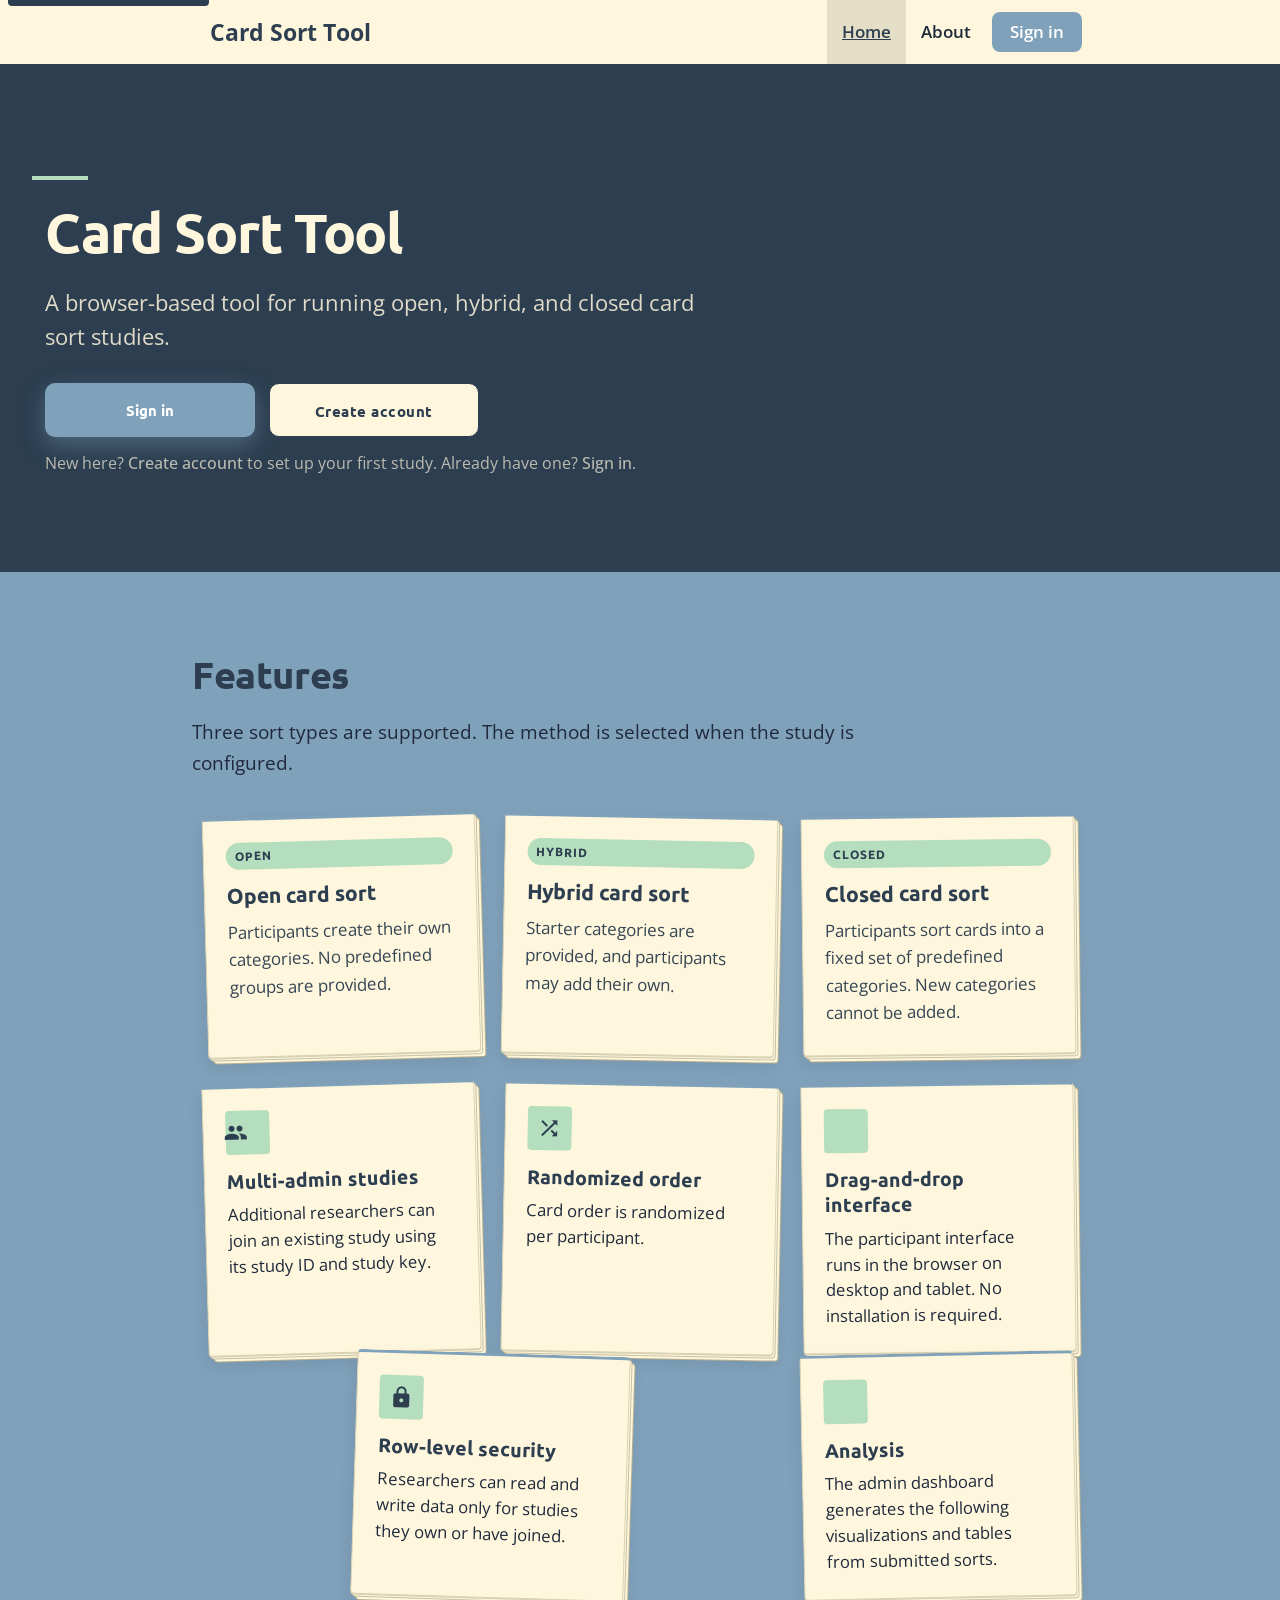
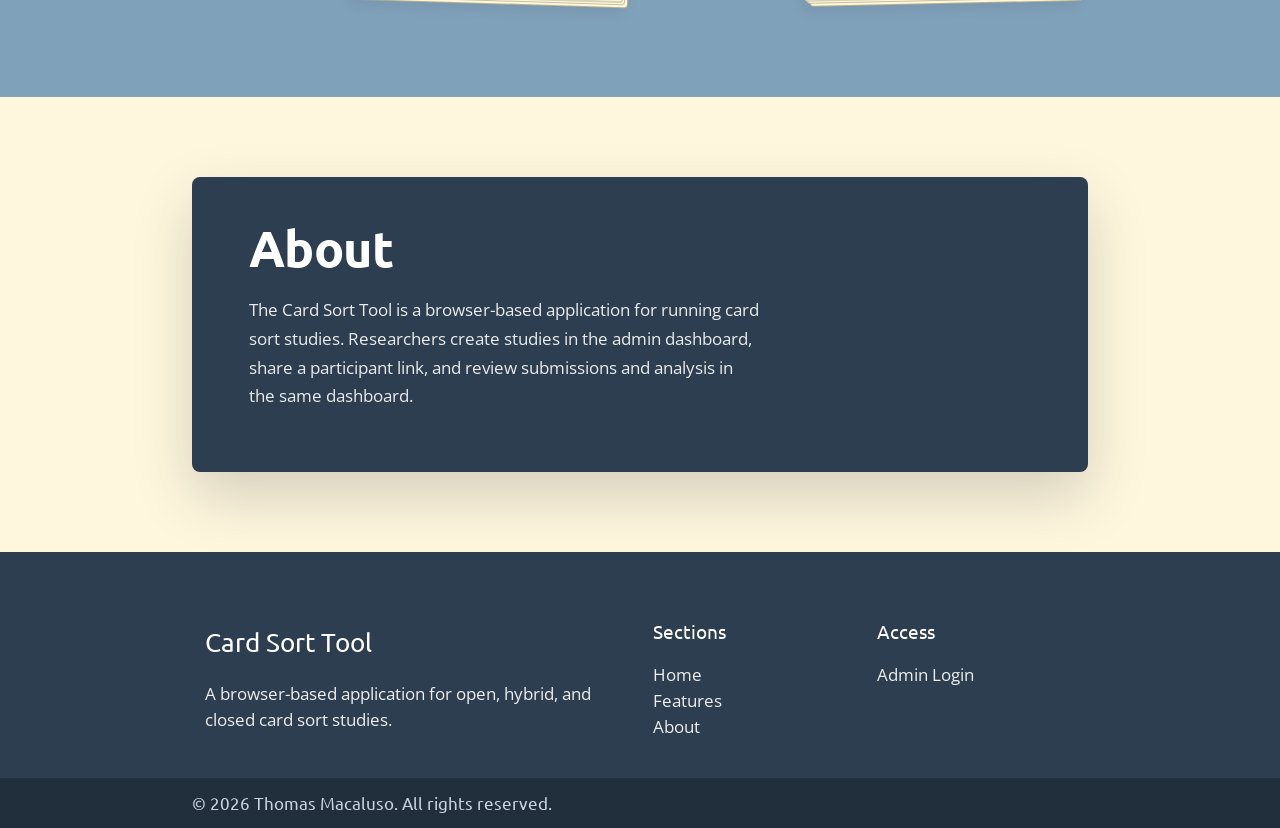
<file: index.html>
<!DOCTYPE html>
<html lang="en">
<head>
  <meta charset="utf-8" />
  <meta name="viewport" content="width=device-width, initial-scale=1" />
  <title>Card Sort Tool — Information Architecture Research</title>

  <link href="https://fonts.googleapis.com/icon?family=Material+Icons" rel="stylesheet" />
  <link rel="stylesheet" href="https://cdnjs.cloudflare.com/ajax/libs/materialize/1.0.0/css/materialize.min.css" />
  <link href="https://fonts.googleapis.com/css2?family=Open+Sans:wght@400;500;600;700&family=Ubuntu:wght@300;400;500;700&display=swap" rel="stylesheet" />

  <link rel="stylesheet" href="styles.css" />
</head>
<body>

  <a class="skip-link" href="#main">Skip to main content</a>

  <!-- ===== Navbar ===== -->
  <nav class="z-depth-0" role="navigation">
    <div class="nav-wrapper container">
      <a href="#home" class="brand-logo">
        Card Sort Tool
      </a>
      <a href="#" data-target="mobile-menu" class="sidenav-trigger" aria-label="Open menu" aria-controls="mobile-menu"><i class="material-icons" style="color:var(--ink);" aria-hidden="true">menu</i></a>
      <ul class="right hide-on-med-and-down">
        <li class="active"><a href="#home" aria-current="page">Home</a></li>
        <li><a href="#about">About</a></li>
        <li><a class="cta" href="admin.html">Sign in</a></li>
      </ul>
    </div>
  </nav>
  <ul class="sidenav" id="mobile-menu">
    <li><a href="#home">Home</a></li>
    <li><a href="#about">About</a></li>
    <li><a href="admin.html">Sign in</a></li>
  </ul>

  <main id="main">
  <!-- ===== Hero ===== -->
  <header class="hero" id="home">
    <div class="container">
      <div class="row valign-wrapper" style="margin-bottom:0;">
        <div class="col s12 m12 l12">
          <h1>Card Sort Tool</h1>
          <p class="lead">A browser-based tool for running open, hybrid, and closed card sort studies.</p>
          <div class="cta-row" style="margin-top:30px;">
            <a class="btn btn-large btn-brand waves-effect" href="admin.html">Sign in</a>
            <a class="btn btn-large btn-ghost waves-effect" href="admin.html#create">Create account</a>
          </div>
          <p class="lead" style="font-size:0.95rem; margin-top:14px; opacity:0.8;">New here? <strong>Create account</strong> to set up your first study. Already have one? <strong>Sign in</strong>.</p>
        </div>
      </div>
    </div>
  </header>

  <!-- ===== Features ===== -->
  <section class="block alt" id="features">
    <div class="container">
      <h2 class="section-title">Features</h2>
      <p class="section-sub">Three sort types are supported. The method is selected when the study is configured.</p>
      <div class="row">
        <div class="col s12 m4">
          <div class="sort-type">
            <span class="tag">Open</span>
            <h3>Open card sort</h3>
            <p>Participants create their own categories. No predefined groups are provided.</p>
          </div>
        </div>
        <div class="col s12 m4">
          <div class="sort-type">
            <span class="tag">Hybrid</span>
            <h3>Hybrid card sort</h3>
            <p>Starter categories are provided, and participants may add their own.</p>
          </div>
        </div>
        <div class="col s12 m4">
          <div class="sort-type">
            <span class="tag">Closed</span>
            <h3>Closed card sort</h3>
            <p>Participants sort cards into a fixed set of predefined categories. New categories cannot be added.</p>
          </div>
        </div>
      </div>
      <div class="row" style="margin-top: 28px;">
        <div class="col s12 m6 l4">
          <div class="feature-card">
            <span class="icon-circle" aria-hidden="true"><i class="material-icons" aria-hidden="true">groups</i></span>
            <h3>Multi-admin studies</h3>
            <p>Additional researchers can join an existing study using its study ID and study key.</p>
          </div>
        </div>
        <div class="col s12 m6 l4">
          <div class="feature-card">
            <span class="icon-circle" aria-hidden="true"><i class="material-icons" aria-hidden="true">shuffle</i></span>
            <h3>Randomized order</h3>
            <p>Card order is randomized per participant.</p>
          </div>
        </div>
        <div class="col s12 m6 l4">
          <div class="feature-card">
            <span class="icon-circle" aria-hidden="true"><i class="material-icons" aria-hidden="true">drag_indicator</i></span>
            <h3>Drag-and-drop interface</h3>
            <p>The participant interface runs in the browser on desktop and tablet. No installation is required.</p>
          </div>
        </div>
        <div class="col s12 m6 l4">
          <div class="feature-card">
            <span class="icon-circle" aria-hidden="true"><i class="material-icons" aria-hidden="true">lock</i></span>
            <h3>Row-level security</h3>
            <p>Researchers can read and write data only for studies they own or have joined.</p>
          </div>
        </div>
        <div class="col s12 m6 l4">
          <div class="feature-card">
            <span class="icon-circle" aria-hidden="true"><i class="material-icons" aria-hidden="true">insights</i></span>
            <h3>Analysis</h3>
            <p>The admin dashboard generates the following visualizations and tables from submitted sorts.</p>
          </div>
        </div>
      </div>
    </div>
  </section>

  <!-- ===== About ===== -->
  <section class="block" id="about">
    <div class="container">
      <div class="about-card">
        <div class="row valign-wrapper" style="margin-bottom:0;">
          <div class="col s12 m8">
            <h3>About</h3>
            <p>The Card Sort Tool is a browser-based application for running card sort studies. Researchers create studies in the admin dashboard, share a participant link, and review submissions and analysis in the same dashboard.</p>
          </div>
          <div class="col s12 m4 hide-on-small-only center-align">
          </div>
        </div>
      </div>
    </div>
  </section>
  </main>

  <!-- ===== Footer ===== -->
  <footer class="page-footer">
    <div class="container">
      <div class="row">
        <div class="col l6 s12">
          <h2 class="white-text" style="font-size:1.5rem;">Card Sort Tool</h2>
          <p class="grey-text text-lighten-3">A browser-based application for open, hybrid, and closed card sort studies.</p>
        </div>
        <div class="col l3 s6">
          <h3 class="white-text" style="font-size:1.1rem;">Sections</h3>
          <ul>
            <li><a class="grey-text text-lighten-3" href="#home">Home</a></li>
            <li><a class="grey-text text-lighten-3" href="#features">Features</a></li>
            <li><a class="grey-text text-lighten-3" href="#about">About</a></li>
          </ul>
        </div>
        <div class="col l3 s6">
          <h3 class="white-text" style="font-size:1.1rem;">Access</h3>
          <ul>
            <li><a class="grey-text text-lighten-3" href="admin.html">Admin Login</a></li>
          </ul>
        </div>
      </div>
    </div>
    <div class="footer-copyright">
      <div class="container">&copy; 2026 Thomas Macaluso. All rights reserved.</div>
    </div>
  </footer>

  <script src="https://cdnjs.cloudflare.com/ajax/libs/materialize/1.0.0/js/materialize.min.js"></script>
  <script>
    document.addEventListener('DOMContentLoaded', function () {
      try {
        if (window.M && M.Sidenav) {
          M.Sidenav.init(document.querySelectorAll('.sidenav'));
        }
      } catch (err) {
        console.warn('Sidenav init failed:', err);
      }
    });
  </script>
</body>
</html>
</file>
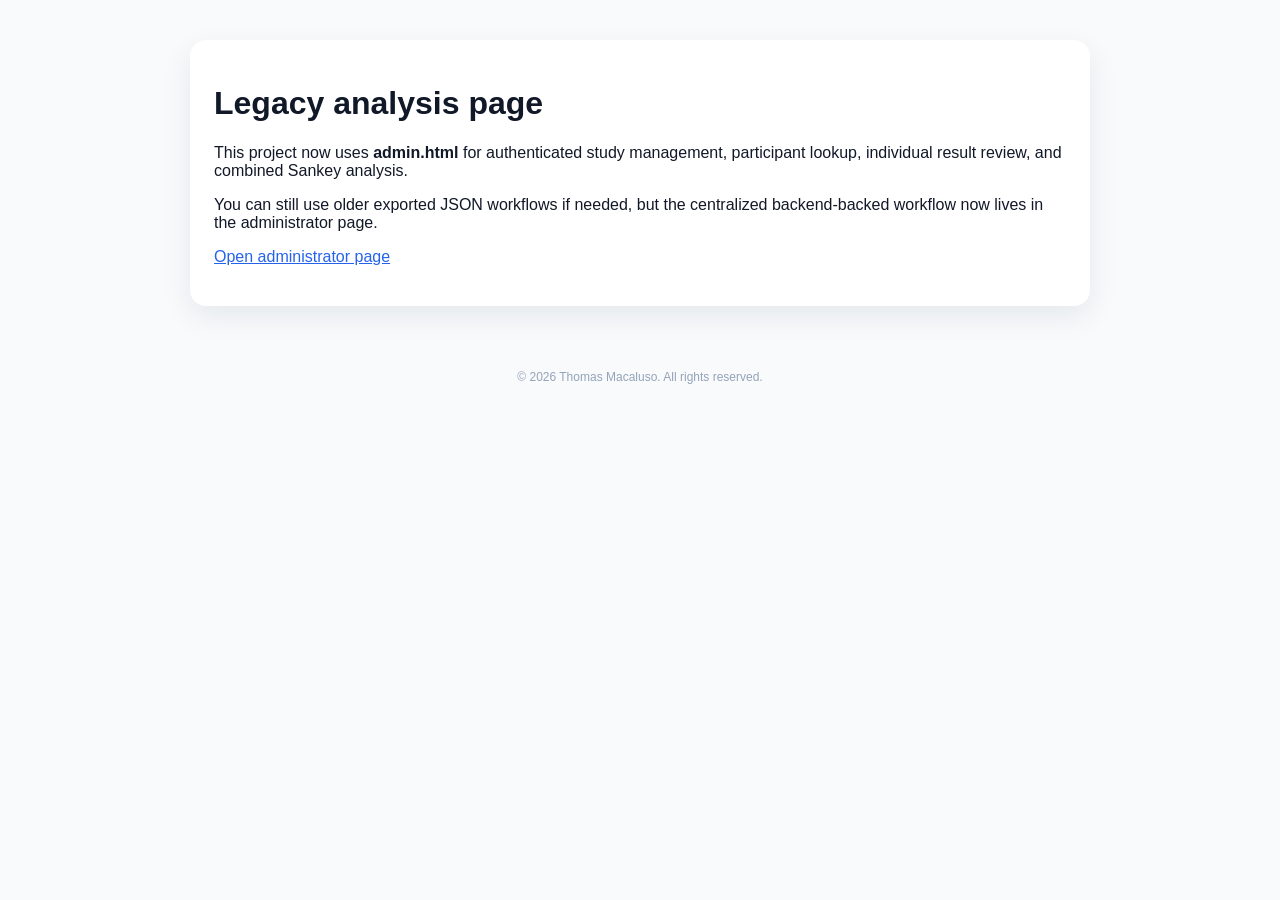
<file: analysis.html>
<!DOCTYPE html>
<html lang="en">
  <head>
    <meta charset="utf-8" />
    <meta name="viewport" content="width=device-width, initial-scale=1" />
    <title>Legacy Analysis</title>
    <style>
      body { font-family: Arial, sans-serif; margin: 0; background: #f8fafc; color: #111827; }
      .page { max-width: 900px; margin: 0 auto; padding: 40px 20px; }
      .panel { background: #fff; padding: 24px; border-radius: 16px; box-shadow: 0 10px 30px rgba(15,23,42,0.08); }
      a { color: #2563eb; }
      footer {
        text-align: center;
        font-size: 12px;
        color: #94a3b8;
        padding: 24px 16px 32px;
      }
    </style>
  </head>
  <body>
    <div class="page">
      <div class="panel">
        <h1>Legacy analysis page</h1>
        <p>This project now uses <strong>admin.html</strong> for authenticated study management, participant lookup, individual result review, and combined Sankey analysis.</p>
        <p>You can still use older exported JSON workflows if needed, but the centralized backend-backed workflow now lives in the administrator page.</p>
        <p><a href="admin.html">Open administrator page</a></p>
      </div>
    </div>
    <footer>&copy; 2026 Thomas Macaluso. All rights reserved.</footer>
  </body>
</html>
</file>
<file: styles.css>
:root {
  --brand: #80A1BA;
  --brand-dark: #5D8AA8;
  --brand-deep: #2C3E50;
  --ink: #1e293b;
  --muted: #364654;
  --bg: #80A1BA;
  --surface: #FFF7DD;
  --accent: #91C4C3;
  --soft: #B4DEBD;
}

html { font-size: 17px; }
html, body {
  background: var(--bg);
  color: var(--ink);
  font-family: 'Ubuntu', -apple-system, BlinkMacSystemFont, 'Segoe UI', Arial, sans-serif;
  scroll-behavior: smooth;
  line-height: 1.55;
}
@media (max-width: 600px) { html { font-size: 16px; } }

p, .hero .lead, .section-sub, .feature-card p, .sort-type p, .about-card p, footer.page-footer p, footer.page-footer li,
nav, nav .brand-logo, nav ul a, .sidenav, .sidenav li > a {
  font-family: 'Open Sans', -apple-system, BlinkMacSystemFont, 'Segoe UI', Arial, sans-serif;
}

/* ---------- Navbar ---------- */
nav {
  background: var(--surface);
  box-shadow: 0 2px 12px rgba(15, 23, 42, 0.06);
}
nav .brand-logo {
  color: var(--brand-deep);
  font-weight: 700;
  font-size: 1.35rem;
  display: flex;
  align-items: center;
  gap: 10px;
  padding-left: 18px;
}
nav .brand-logo .logo-mark {
  width: 30px; height: 30px;
  border-radius: 8px;
  background: var(--brand);
  display: inline-flex;
  align-items: center; justify-content: center;
  color: #fff;
  box-shadow: 0 6px 16px rgba(128, 161, 186, 0.35);
}
nav ul a {
  color: var(--ink);
  font-weight: 600;
  transition: color 0.15s;
}
nav ul a:hover { color: var(--brand-deep); background: transparent; text-decoration: underline; }
nav ul li.active a { color: var(--brand-deep); text-decoration: underline; }
nav ul a.cta {
  background: var(--brand);
  color: #fff !important;
  border-radius: 8px;
  margin: 12px 6px;
  height: 40px;
  line-height: 40px;
  padding: 0 18px;
}
nav ul a.cta:hover { background: var(--brand-dark); }
.sidenav li > a { color: var(--ink); font-weight: 600; }
.sidenav li > a:hover { color: var(--brand); }

/* ---------- Hero ---------- */
.hero {
  position: relative;
  width: 100%;
  padding: clamp(64px, 9vw, 112px) 0 clamp(56px, 8vw, 96px);
  background: var(--brand-deep);
  overflow-x: hidden;
}
.hero::before {
  content: "";
  display: block;
  width: 56px;
  height: 4px;
  background: var(--soft);
  margin-bottom: 22px;
  margin-left: clamp(16px, 4vw, 32px);
}
.hero .container { width: 100%; max-width: 1280px; padding: 0 clamp(16px, 4vw, 32px); box-sizing: border-box; }
.hero h1 {
  font-size: clamp(2rem, 5vw + 0.6rem, 3.25rem);
  font-weight: 700;
  letter-spacing: -0.02em;
  color: var(--surface);
  margin: 0 0 20px;
  line-height: 1.1;
  word-break: break-word;
}
.hero .lead {
  font-size: clamp(1.1rem, 1.2vw + 0.75rem, 1.3rem);
  color: rgba(255, 247, 221, 0.85);
  max-width: min(680px, 100%);
  margin-bottom: 0;
  line-height: 1.55;
}
.hero .cta-row { display: flex; flex-wrap: wrap; gap: 14px; }
/* Equal-width hero CTAs so "Sign in" and "Create account" stay balanced;
   stack to full width on small screens for comfortable tap targets. */
.hero .cta-row .btn { width: 210px; }
@media (max-width: 520px) {
  .hero .cta-row { flex-direction: column; align-items: stretch; }
  .hero .cta-row .btn { width: 100%; }
}
.btn-brand {
  background: var(--brand);
  color: #fff;
  border-radius: 10px;
  font-weight: 700;
  letter-spacing: 0;
  text-transform: none;
  padding: 0 26px;
  box-shadow: 0 8px 22px rgba(128, 161, 186, 0.40);
}
.btn-brand:hover, .btn-brand:focus { background: var(--brand-dark); }
.btn-ghost {
  background: var(--surface);
  color: var(--brand-deep);
  border: 1px solid var(--brand-deep);
  border-radius: 10px;
  font-weight: 700;
  text-transform: none;
  padding: 0 26px;
  box-shadow: none;
}
.btn-ghost:hover { background: var(--soft); color: var(--brand-deep); }

/* Card grid mosaic in hero */
.hero-mosaic {
  display: grid;
  grid-template-columns: repeat(3, 1fr);
  gap: 12px;
  padding: 22px;
  background: var(--surface);
  border-radius: 18px;
  box-shadow: 0 24px 60px rgba(15, 23, 42, 0.12);
}
.hero-mosaic .card-tile {
  background: var(--surface);
  border: 1px solid #e2e8f0;
  border-radius: 10px;
  padding: 14px 12px;
  font-size: 13px;
  font-weight: 600;
  color: var(--brand-deep);
  text-align: center;
  min-height: 56px;
  display: flex; align-items: center; justify-content: center;
}
.hero-mosaic .card-tile.cat {
  background: var(--brand);
  color: #fff;
  border-color: transparent;
  letter-spacing: 0.02em;
}

/* ---------- Sections ---------- */
section.block {
  padding: 80px 0;
  background: var(--surface);
}
section.block.alt {
  background: var(--bg);
}
section.block.alt .section-title { color: var(--brand-deep); }
section.block.alt .section-sub { color: var(--ink); }
.section-eyebrow {
  display: inline-block;
  color: var(--brand);
  font-weight: 700;
  letter-spacing: 0.12em;
  text-transform: uppercase;
  font-size: 12px;
  margin-bottom: 10px;
}
.section-title {
  font-size: clamp(1.6rem, 2.5vw + 0.6rem, 2.25rem);
  font-weight: 700;
  letter-spacing: -0.01em;
  color: var(--brand-deep);
  margin: 0 0 14px;
  line-height: 1.2;
}
.section-sub {
  color: var(--muted);
  max-width: 760px;
  font-size: 1.125rem;
  margin-bottom: 36px;
  line-height: 1.6;
}

/* Shared index-card aesthetic for every card in the Features section
   (both sort-type and feature-card). Uniform size, hand-placed tilts,
   stack-of-cards depth — no motion. */
.feature-card,
.sort-type {
  background: var(--surface);
  border-radius: 4px;
  padding: 22px 22px 24px;
  height: 100%;
  min-height: 240px;
  border: 1px solid #d8d2b4;
  border-top: 3px solid var(--brand);
  box-shadow:
    0 1px 0 #d8d2b4,
    2px 3px 0 -1px var(--surface),
    2px 3px 0 0 #c7c0a0,
    5px 6px 0 -1px var(--surface),
    5px 6px 0 0 #b8b08e,
    0 8px 16px rgba(15, 23, 42, 0.10);
  display: flex;
  flex-direction: column;
  position: relative;
  overflow: visible;
  transform-origin: center center;
}

/* Hand-placed micro-rotations applied to every card in #features.
   Each row's children are tilted on a per-position basis; the values
   are intentionally non-symmetric so the layout reads as human-placed.
   Rotation is static — no hover/transition motion. */
@media (min-width: 601px) {
  section#features .row > [class*="col"]:nth-child(8n+1) .feature-card,
  section#features .row > [class*="col"]:nth-child(8n+1) .sort-type { transform: rotate(-1.6deg); }
  section#features .row > [class*="col"]:nth-child(8n+2) .feature-card,
  section#features .row > [class*="col"]:nth-child(8n+2) .sort-type { transform: rotate(1.1deg); }
  section#features .row > [class*="col"]:nth-child(8n+3) .feature-card,
  section#features .row > [class*="col"]:nth-child(8n+3) .sort-type { transform: rotate(-0.7deg); }
  section#features .row > [class*="col"]:nth-child(8n+4) .feature-card,
  section#features .row > [class*="col"]:nth-child(8n+4) .sort-type { transform: rotate(1.8deg); }
  section#features .row > [class*="col"]:nth-child(8n+5) .feature-card,
  section#features .row > [class*="col"]:nth-child(8n+5) .sort-type { transform: rotate(-1.2deg); }
  section#features .row > [class*="col"]:nth-child(8n+6) .feature-card,
  section#features .row > [class*="col"]:nth-child(8n+6) .sort-type { transform: rotate(0.5deg); }
  section#features .row > [class*="col"]:nth-child(8n+7) .feature-card,
  section#features .row > [class*="col"]:nth-child(8n+7) .sort-type { transform: rotate(-1.9deg); }
  section#features .row > [class*="col"]:nth-child(8n) .feature-card,
  section#features .row > [class*="col"]:nth-child(8n) .sort-type { transform: rotate(1.4deg); }
}

/* Vestibular accessibility: flatten rotation for users who prefer
   reduced motion or find rotated text uncomfortable. */
@media (prefers-reduced-motion: reduce) {
  section#features .row > [class*="col"] .feature-card,
  section#features .row > [class*="col"] .sort-type { transform: none; }
}
.feature-card .icon-circle {
  width: 44px; height: 44px;
  border-radius: 4px;
  background: var(--soft);
  color: var(--brand-deep);
  display: inline-flex;
  align-items: center; justify-content: center;
  margin-bottom: 14px;
  flex: 0 0 auto;
}
.feature-card h3 {
  font-size: 1.15rem;
  font-weight: 700;
  color: var(--brand-deep);
  margin: 0 0 8px;
  line-height: 1.3;
  flex: 0 0 auto;
}
.feature-card p {
  color: var(--ink);
  font-size: 0.98rem;
  margin: 0;
  line-height: 1.55;
  flex: 1 1 auto;
}

/* Equalize columns inside the feature row so cards stretch to row height */
section#features .row { display: flex; flex-wrap: wrap; }
section#features .row > [class*="col"] { display: flex; }
section#features .row > [class*="col"] > .feature-card,
section#features .row > [class*="col"] > .sort-type { width: 100%; }

/* Sort-type cards — shared chrome with .feature-card; only the inner
   typography differs (tag pill + h3). */
.sort-type h3 {
  font-size: 1.25rem;
  font-weight: 700;
  color: var(--brand-deep);
  margin: 6px 0 10px;
  line-height: 1.3;
}
.sort-type .tag {
  display: inline-block;
  background: var(--soft);
  color: var(--brand-deep);
  font-size: 12px;
  font-weight: 700;
  letter-spacing: 0.08em;
  text-transform: uppercase;
  padding: 4px 9px;
  border-radius: 999px;
  margin-bottom: 6px;
}
.sort-type p { color: var(--muted); margin: 0; line-height: 1.6; font-size: 1rem; }

/* Downloads */
.file-chip {
  display: inline-flex;
  align-items: center;
  gap: 8px;
  background: var(--soft);
  color: var(--brand-deep);
  font-weight: 700;
  font-size: 14px;
  padding: 9px 16px;
  border-radius: 999px;
  margin: 4px 8px 4px 0;
}
.file-chip .material-icons { font-size: 18px; }

/* About */
.about-card {
  background: var(--brand-deep);
  color: #fff;
  border-radius: 8px;
  padding: clamp(24px, 4vw, 44px);
  box-shadow: 0 24px 60px rgba(15, 23, 42, 0.18);
  width: 100%;
  max-width: 100%;
  box-sizing: border-box;
  overflow: hidden;
}
.about-card p { word-break: break-word; }
.about-card h3 {
  font-weight: 700;
  letter-spacing: -0.01em;
  margin-top: 0;
}
.about-card p { color: rgba(255,255,255,0.9); line-height: 1.7; }

/* Footer */
footer.page-footer {
  background: var(--brand-deep);
  padding-top: 36px;
}
footer.page-footer .footer-copyright {
  background: rgba(0,0,0,0.25);
  color: #cbd5e1;
}

@media (max-width: 992px) {
  .analysis-list { grid-template-columns: 1fr; }
}

@media (max-width: 600px) {
  section.block { padding: clamp(40px, 8vw, 60px) 0; }
  .about-card .row.valign-wrapper { flex-direction: column; }
  .about-card .col { width: 100%; }
}

html, body { overflow-x: hidden; }

/* ---------- Accessibility: focus indicators (WCAG 2.4.7) ---------- */
a:focus-visible,
button:focus-visible,
.sidenav-trigger:focus-visible,
.feature-card:focus-visible,
.sort-type:focus-visible {
  outline: 3px solid var(--brand-deep);
  outline-offset: 3px;
  border-radius: 4px;
}
nav ul a:focus-visible,
.sidenav li > a:focus-visible {
  outline: 3px solid var(--brand-deep);
  outline-offset: -3px;
  text-decoration: underline;
}
footer.page-footer a:focus-visible {
  outline: 3px solid var(--surface);
  outline-offset: 2px;
}
.about-card a:focus-visible {
  outline: 3px solid var(--surface);
  outline-offset: 2px;
}

/* Skip link — visible on focus only */
.skip-link {
  position: absolute;
  left: 8px;
  top: -40px;
  background: var(--brand-deep);
  color: var(--surface);
  padding: 10px 16px;
  border-radius: 4px;
  font-weight: 700;
  z-index: 1000;
  text-decoration: none;
  transition: top 0.15s;
}
.skip-link:focus,
.skip-link:focus-visible {
  top: 8px;
  outline: 3px solid var(--soft);
  outline-offset: 2px;
}

/* Honor user motion preference (WCAG 2.3.3) */
@media (prefers-reduced-motion: reduce) {
  html { scroll-behavior: auto; }
  .feature-card { transition: none; }
  .feature-card:hover { transform: none; }
  *, *::before, *::after {
    animation-duration: 0.01ms !important;
    animation-iteration-count: 1 !important;
    transition-duration: 0.01ms !important;
  }
}
</file>
